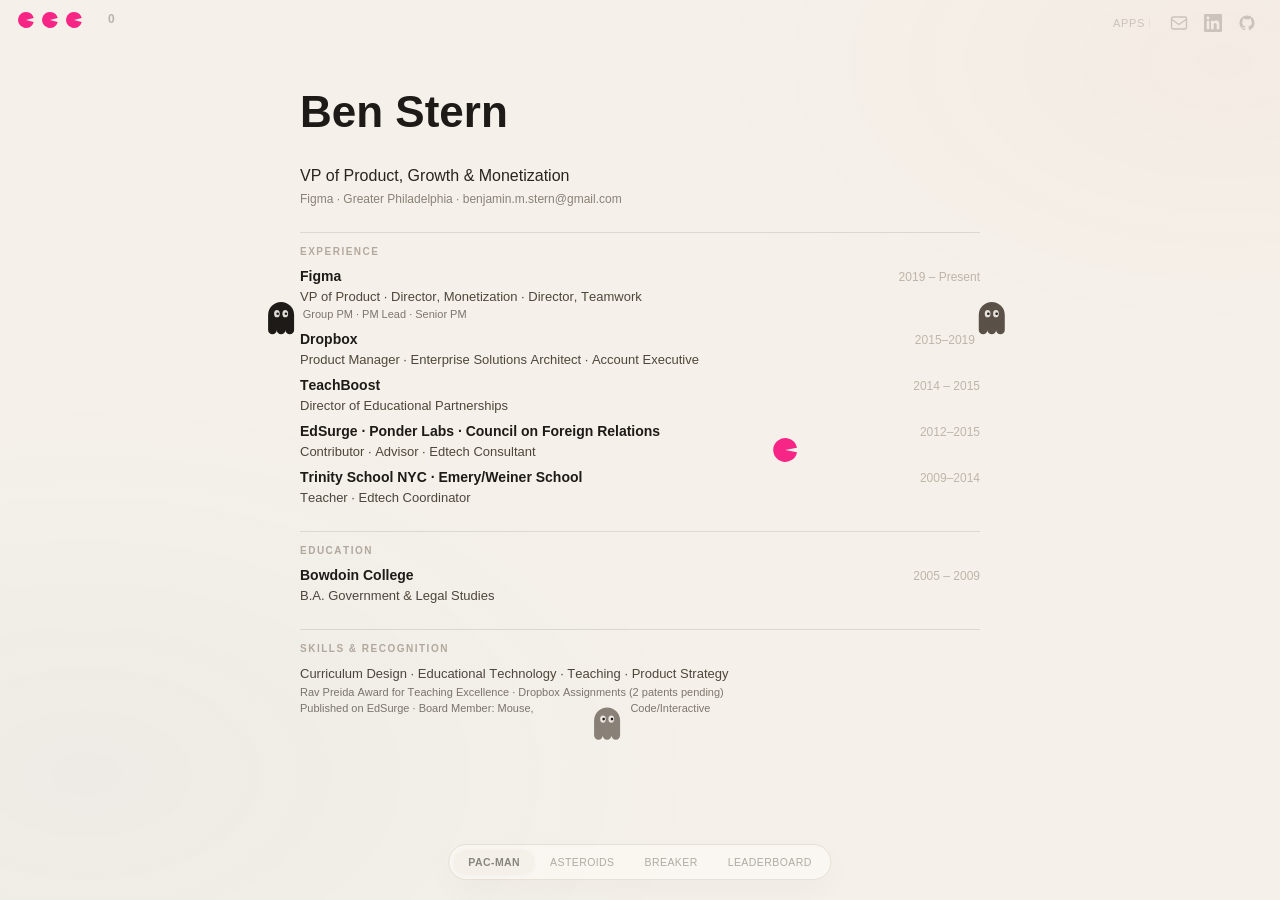
<file: index.html>
<!DOCTYPE html>
<html lang="en">
<head>
  <meta charset="UTF-8" />
  <meta name="viewport" content="width=device-width, initial-scale=1.0, viewport-fit=cover" />
  <title>Ben Stern</title>
  <link rel="stylesheet" href="style.css" />
</head>
<body>
  <canvas id="cv-canvas"></canvas>
  <div class="atmosphere"></div>

  <!-- Fixed social links — real anchor tags, overlaid on canvas -->
  <nav class="corner-links">
    <a href="/apps" class="corner-apps-link">Apps</a>
    <a href="mailto:benjamin.m.stern@gmail.com" aria-label="Email">
      <svg viewBox="0 0 24 24" fill="none" stroke="currentColor" stroke-width="1.8" stroke-linecap="round" stroke-linejoin="round"><rect x="2" y="4" width="20" height="16" rx="2"/><path d="m2 7 10 7 10-7"/></svg>
    </a>
    <a href="https://linkedin.com/in/bstern1" target="_blank" rel="noopener" aria-label="LinkedIn">
      <svg viewBox="0 0 24 24" fill="currentColor"><path d="M20.447 20.452H16.89v-5.569c0-1.328-.027-3.037-1.852-3.037-1.853 0-2.136 1.445-2.136 2.939v5.667H9.351V9h3.414v1.561h.046c.477-.9 1.637-1.85 3.37-1.85 3.601 0 4.267 2.37 4.267 5.455v6.286zM5.337 7.433a1.98 1.98 0 01-1.981-1.98c0-1.094.887-1.981 1.981-1.981s1.98.887 1.98 1.98a1.98 1.98 0 01-1.98 1.981zm1.692 13.019H3.643V9h3.386v11.452zM22.225 0H1.771C.792 0 0 .774 0 1.729v20.542C0 23.227.792 24 1.771 24h20.451C23.2 24 24 23.227 24 22.271V1.729C24 .774 23.2 0 22.222 0h.003z"/></svg>
    </a>
    <a href="https://github.com/bster" target="_blank" rel="noopener" aria-label="GitHub">
      <svg viewBox="0 0 24 24" fill="currentColor"><path d="M12 2C6.477 2 2 6.477 2 12c0 4.418 2.865 8.166 6.839 9.489.5.092.682-.217.682-.482 0-.237-.008-.868-.013-1.703-2.782.604-3.369-1.342-3.369-1.342-.454-1.154-1.11-1.462-1.11-1.462-.908-.62.069-.608.069-.608 1.003.07 1.531 1.03 1.531 1.03.892 1.529 2.341 1.087 2.91.832.092-.647.35-1.088.636-1.338-2.22-.253-4.555-1.11-4.555-4.943 0-1.091.39-1.984 1.029-2.683-.103-.253-.446-1.27.098-2.647 0 0 .84-.269 2.75 1.025A9.564 9.564 0 0112 6.844a9.59 9.59 0 012.504.337c1.909-1.294 2.747-1.025 2.747-1.025.546 1.377.202 2.394.1 2.647.64.699 1.028 1.592 1.028 2.683 0 3.842-2.339 4.687-4.566 4.935.359.309.678.919.678 1.852 0 1.336-.012 2.415-.012 2.741 0 .267.18.578.688.48C19.138 20.163 22 16.418 22 12c0-5.523-4.477-10-10-10z"/></svg>
    </a>
  </nav>

  <!-- Game switcher -->
  <nav class="game-switcher">
    <button class="switcher-btn active" data-game="pacman">Pac-Man</button>
    <button class="switcher-btn" data-game="asteroids">Asteroids</button>
    <button class="switcher-btn" data-game="breaker">Breaker</button>
    <button class="switcher-btn" data-game="leaderboard" id="lb-switcher-btn">Leaderboard</button>
  </nav>

  <!-- Score submission modal -->
  <div id="score-modal" role="dialog" aria-modal="true" aria-label="Submit your score">
    <div class="score-modal-box">
      <p class="modal-game-label" id="modal-game-name"></p>
      <p class="modal-score-line">Score: <strong id="modal-score-val"></strong></p>
      <label for="player-name">Your name</label>
      <input id="player-name" type="text" maxlength="32" placeholder="Enter your name" autocomplete="off" />
      <div class="score-modal-actions">
        <button id="modal-submit">Submit</button>
        <button id="modal-skip" class="btn-secondary">Skip</button>
      </div>
      <p class="modal-contact">Want to connect? <a href="mailto:benjamin.m.stern@gmail.com">Get in touch</a></p>
    </div>
  </div>

  <!-- Leaderboard overlay -->
  <div id="leaderboard-view" role="dialog" aria-modal="true" aria-label="Leaderboard">
    <div class="lb-inner">
      <div class="lb-header">
        <h2>Leaderboard</h2>
        <button id="lb-close" aria-label="Close leaderboard">&#x2715;</button>
      </div>
      <div class="lb-game-tabs">
        <button class="lb-tab active" data-game="breaker">Breaker</button>
        <button class="lb-tab" data-game="asteroids">Asteroids</button>
        <button class="lb-tab" data-game="pacman">Pac-Man</button>
      </div>
      <table class="lb-table">
        <thead>
          <tr>
            <th>#</th>
            <th>Name</th>
            <th>Score</th>
          </tr>
        </thead>
        <tbody id="lb-tbody"></tbody>
      </table>
    </div>
  </div>

  <script src="layout.js"></script>
  <script src="reflow.js"></script>
  <script src="game.js"></script>
  <script src="asteroids.js"></script>
  <script src="pacman.js"></script>
  <script src="leaderboard.js"></script>
  <script>
    const stopFns  = { breaker: stopBreaker, asteroids: stopAsteroids, pacman: stopPacman };
    const startFns = { breaker: startBreaker, asteroids: startAsteroids, pacman: startPacman };
    let currentGame = null;

    function switchToGame(game) {
      if (currentGame && currentGame !== 'leaderboard') stopFns[currentGame]();
      if (currentGame === 'leaderboard') hideLeaderboard();
      document.querySelectorAll('.switcher-btn').forEach(b =>
        b.classList.toggle('active', b.dataset.game === game));
      currentGame = game;
      if (game === 'leaderboard') {
        showLeaderboard();
      } else {
        startFns[game]();
      }
    }

    document.querySelectorAll('.switcher-btn').forEach(btn => {
      btn.addEventListener('click', () => {
        if (btn.dataset.game === currentGame) return;
        switchToGame(btn.dataset.game);
      });
    });

    async function boot() {
      await loadCV();
      switchToGame('pacman');
    }
    boot();
  </script>
</body>
</html>
</file>
<file: style.css>
/* ── Design tokens ─────────────────────────────────────────────── */
:root {
  color-scheme: light;
  --page:    #f5f1ea;
  --panel:   #fffdf8;
  --ink:     #1e1a18;
  --muted:   #6d645d;
  --rule:    #d8cec3;
  --accent:  #955f3b;
  --sat:     env(safe-area-inset-top, 0px);    /* iOS notch / Dynamic Island */
  --sab:     env(safe-area-inset-bottom, 0px); /* home indicator */
}

*, *::before, *::after { box-sizing: border-box; margin: 0; padding: 0; }

html, body {
  width: 100%;
  height: 100%;
  overflow: hidden;
  background: var(--page);
}

#cv-canvas {
  display: block;
  width: 100vw;
  height: 100vh;
}

/* ── Atmosphere — subtle radial gradient for depth ─────────────── */
.atmosphere {
  position: fixed;
  inset: -10%;
  pointer-events: none;
  z-index: 1;
  background:
    radial-gradient(60% 52% at 14% 80%, rgba(45, 88, 128, 0.035), transparent 68%),
    radial-gradient(55% 46% at 88% 14%, rgba(217, 119, 87, 0.04), transparent 68%);
}

/* ── Fixed corner links ─────────────────────────────────────────── */
.corner-links {
  position: fixed;
  top: calc(var(--sat) + 14px);
  right: 24px;
  display: flex;
  align-items: center;
  gap: 16px;
  opacity: 0.3;
  transition: opacity 0.2s;
  z-index: 10;
}

.corner-links:hover { opacity: 0.7; }

.corner-links a {
  display: flex;
  align-items: center;
  color: var(--muted);
  text-decoration: none;
  transition: color 160ms ease;
}

.corner-links a:hover { color: var(--ink); }

.corner-links svg {
  width: 18px;
  height: 18px;
}

.corner-apps-link {
  font: 500 11px/1 "Helvetica Neue", Helvetica, Arial, sans-serif;
  letter-spacing: 0.06em;
  text-transform: uppercase;
  padding-right: 4px;
  border-right: 1px solid var(--rule);
  margin-right: 4px;
}

/* ── Game switcher — floating pill bar ─────────────────────────── */
.game-switcher {
  position: fixed;
  bottom: calc(var(--sab) + 20px);
  left: 50%;
  transform: translateX(-50%);
  z-index: 10;
  display: flex;
  align-items: center;
  gap: 2px;
  padding: 5px;
  border-radius: 999px;
  background: color-mix(in srgb, var(--panel) 92%, white 8%);
  border: 1px solid var(--rule);
  box-shadow: 0 12px 32px rgb(54 40 23 / 0.06);
  font: 500 10.5px/1 "Helvetica Neue", Helvetica, Arial, sans-serif;
  letter-spacing: 0.04em;
  text-transform: uppercase;
  white-space: nowrap;
  opacity: 0.5;
  transition: opacity 200ms ease;
}

.game-switcher:hover {
  opacity: 1;
}

@media (max-width: 700px) {
  .game-switcher {
    font-size: 8.5px;
    gap: 1px;
    padding: 4px;
  }
}

.switcher-btn {
  background: transparent;
  border: none;
  cursor: pointer;
  color: var(--muted);
  padding: 7px 14px;
  font: inherit;
  letter-spacing: inherit;
  text-transform: inherit;
  transition: all 160ms ease;
  white-space: nowrap;
  word-break: keep-all;
  border-radius: 999px;
}

.switcher-btn:hover {
  color: var(--ink);
  background: rgba(0,0,0,0.035);
}

.switcher-btn.active {
  color: var(--ink);
  font-weight: 600;
  background: var(--page);
  box-shadow: 0 1px 4px rgb(0 0 0 / 0.07);
}

@media (max-width: 700px) {
  .switcher-btn { padding: 6px 10px; }
}

/* ── Score modal ────────────────────────────────────────────────── */
#score-modal {
  display: none;
  position: fixed;
  inset: 0;
  z-index: 100;
  background: rgba(245,241,234,0.82);
  backdrop-filter: blur(6px);
  align-items: center;
  justify-content: center;
}

#score-modal.visible {
  display: flex;
}

.score-modal-box {
  background: var(--panel);
  border: 1px solid var(--rule);
  border-radius: 18px;
  padding: 32px 36px;
  min-width: 280px;
  max-width: 360px;
  width: 90%;
  display: flex;
  flex-direction: column;
  gap: 12px;
  box-shadow: 0 18px 40px rgb(54 40 23 / 0.08);
}

.modal-game-label {
  font: 600 10px/1 "SF Mono", ui-monospace, SFMono-Regular, Consolas, monospace;
  letter-spacing: 0.08em;
  text-transform: uppercase;
  color: var(--accent);
}

.modal-score-line {
  font: 400 15px/1.4 "Helvetica Neue", Helvetica, Arial, sans-serif;
  color: var(--muted);
}

.modal-score-line strong {
  font-weight: 700;
  color: var(--ink);
}

.score-modal-box label {
  font: 400 12px/1 "Helvetica Neue", Helvetica, Arial, sans-serif;
  color: var(--muted);
}

#player-name {
  width: 100%;
  border: 1px solid var(--rule);
  border-radius: 8px;
  padding: 10px 12px;
  font: 400 14px/1 "Helvetica Neue", Helvetica, Arial, sans-serif;
  color: var(--ink);
  background: var(--panel);
  outline: none;
  transition: border-color 160ms ease;
}

#player-name:focus { border-color: var(--accent); }

.score-modal-actions {
  display: flex;
  gap: 10px;
  margin-top: 4px;
}

.score-modal-actions button {
  flex: 1;
  padding: 11px 0;
  border: none;
  border-radius: 8px;
  cursor: pointer;
  font: 600 11px/1 "Helvetica Neue", Helvetica, Arial, sans-serif;
  letter-spacing: 0.04em;
  text-transform: uppercase;
  transition: all 160ms ease;
}

#modal-submit {
  background: var(--ink);
  color: var(--panel);
}

#modal-submit:hover  { opacity: 0.82; }
#modal-submit:disabled { opacity: 0.35; cursor: default; }

.btn-secondary {
  background: rgba(30,26,24,0.06);
  color: var(--muted);
}

.btn-secondary:hover { background: rgba(30,26,24,0.1); }

.modal-contact {
  font: 400 11px/1.2 "Helvetica Neue", Helvetica, Arial, sans-serif;
  color: var(--rule);
  text-align: center;
  margin-top: 4px;
}

.modal-contact a {
  color: var(--muted);
  text-decoration: none;
  transition: color 160ms ease;
}

.modal-contact a:hover { color: var(--accent); }

/* ── Leaderboard overlay ────────────────────────────────────────── */
#leaderboard-view {
  display: none;
  position: fixed;
  inset: 0;
  z-index: 90;
  background: var(--page);
  align-items: flex-start;
  justify-content: center;
  padding-top: 64px;
  overflow-y: auto;
}

#leaderboard-view.visible {
  display: flex;
}

.lb-inner {
  width: 100%;
  max-width: 500px;
  padding: 0 24px 40px;
}

.lb-header {
  display: flex;
  align-items: baseline;
  justify-content: space-between;
  margin-bottom: 24px;
}

.lb-header h2 {
  font: 700 24px/1 Georgia, "Times New Roman", serif;
  color: var(--ink);
}

#lb-close {
  background: none;
  border: none;
  cursor: pointer;
  font-size: 16px;
  color: var(--muted);
  padding: 4px;
  transition: color 160ms ease;
}

#lb-close:hover { color: var(--ink); }

.lb-game-tabs {
  display: flex;
  gap: 6px;
  margin-bottom: 20px;
}

.lb-tab {
  background: none;
  border: 1px solid var(--rule);
  border-radius: 999px;
  padding: 6px 14px;
  cursor: pointer;
  font: 500 10px/1 "SF Mono", ui-monospace, SFMono-Regular, Consolas, monospace;
  letter-spacing: 0.06em;
  text-transform: uppercase;
  color: var(--muted);
  transition: all 160ms ease;
}

.lb-tab:hover  { border-color: var(--accent); color: var(--ink); }
.lb-tab.active { background: var(--ink); border-color: var(--ink); color: var(--panel); font-weight: 600; }

.lb-table {
  width: 100%;
  border-collapse: collapse;
  font: 400 13px/1.6 "Helvetica Neue", Helvetica, Arial, sans-serif;
}

.lb-table thead th {
  text-align: left;
  font: 600 9px/1 "SF Mono", ui-monospace, SFMono-Regular, Consolas, monospace;
  letter-spacing: 0.08em;
  text-transform: uppercase;
  color: var(--rule);
  padding: 0 0 10px;
  border-bottom: 1px solid var(--rule);
}

.lb-table thead th:last-child { text-align: right; }

.lb-table tbody tr:not(:last-child) td {
  border-bottom: 1px solid rgba(216,206,195,0.4);
}

.lb-table td {
  padding: 10px 0;
  color: var(--muted);
}

.lb-rank  { color: var(--rule); width: 32px; }
.lb-score { text-align: right; font-weight: 600; color: var(--ink); }

.lb-loading {
  text-align: center;
  color: var(--rule);
  padding: 24px 0;
  font-size: 12px;
}

/* ── Reduced motion ─────────────────────────────────────────────── */
@media (prefers-reduced-motion: reduce) {
  *, *::before, *::after { transition: none !important; }
}
</file>
